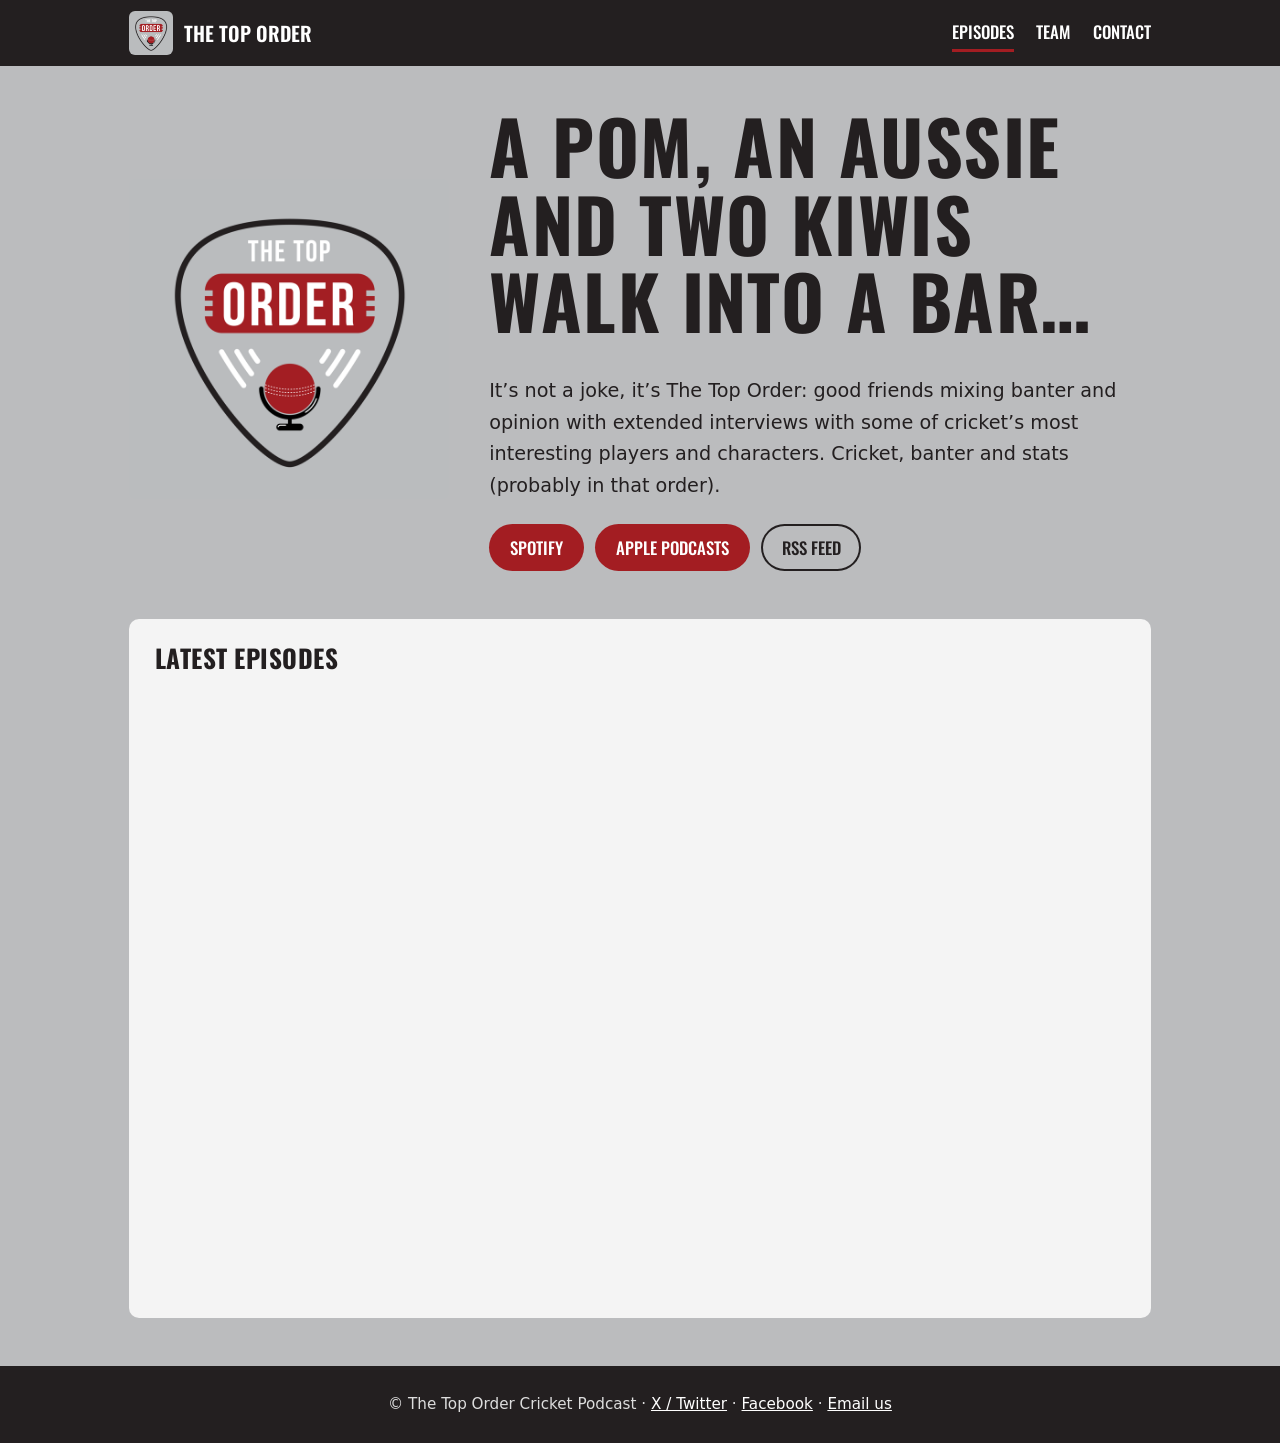
<file: index.html>
<!DOCTYPE html>
<html lang="en"><head><meta charset="utf-8"><meta name="viewport" content="width=device-width,initial-scale=1">
<title>The Top Order Cricket Podcast</title>
<meta name="description" content="The Top Order: a cricket podcast with a Pom, an Aussie and two Kiwis. News, opinion, stats and interviews with the greats of the game.">
<meta property="og:title" content="The Top Order Cricket Podcast"><meta property="og:image" content="/assets/logo.png">
<link rel="icon" href="/assets/favicon.png">
<link rel="preconnect" href="https://fonts.googleapis.com"><link rel="preconnect" href="https://fonts.gstatic.com" crossorigin>
<link href="https://fonts.googleapis.com/css2?family=Oswald:wght@500;600&display=swap" rel="stylesheet">
<link rel="stylesheet" href="/style.css"></head><body>
<header><div class="bar"><a class="brand" href="/"><img src="/assets/logo.png" alt="">The Top Order</a><nav><a href="/" aria-current="page">Episodes</a><a href="/team">Team</a><a href="/contact">Contact</a></nav></div></header>
<main>
<section class="hero"><img src="/assets/logo.png" alt="The Top Order Cricket Podcast logo: a cricket ball in a microphone"><div>
<h1>A Pom, an Aussie and two Kiwis walk into a bar&hellip;</h1>
<p>It&rsquo;s not a joke, it&rsquo;s The Top Order: good friends mixing banter and opinion with extended interviews with some of cricket&rsquo;s most interesting players and characters. Cricket, banter and stats (probably in that order).</p><div class="btns"><a class="btn" href="https://open.spotify.com/show/6ursVW5xkXHIpeN72DyksO">Spotify</a><a class="btn" href="https://podcasts.apple.com/nz/podcast/the-top-order-cricket-podcast/id1476819288">Apple Podcasts</a><a class="btn alt" href="http://feeds.megaphone.fm/COMG8833520899">RSS feed</a></div></div></section>
<section class="panel"><h2>Latest episodes</h2>
<iframe src="https://playlist.megaphone.fm/?p=COMG8833520899&amp;light=true" title="The Top Order episodes" allow="autoplay *; encrypted-media *; clipboard-write" loading="lazy"></iframe></section></main>
<footer>&copy; The Top Order Cricket Podcast &middot; <a href="https://twitter.com/Toporderpod">X / Twitter</a> &middot; <a href="https://www.facebook.com/Toporderpod">Facebook</a> &middot; <a href="mailto:thetoporderpodcast@gmail.com">Email us</a></footer>
</body></html>
</file>
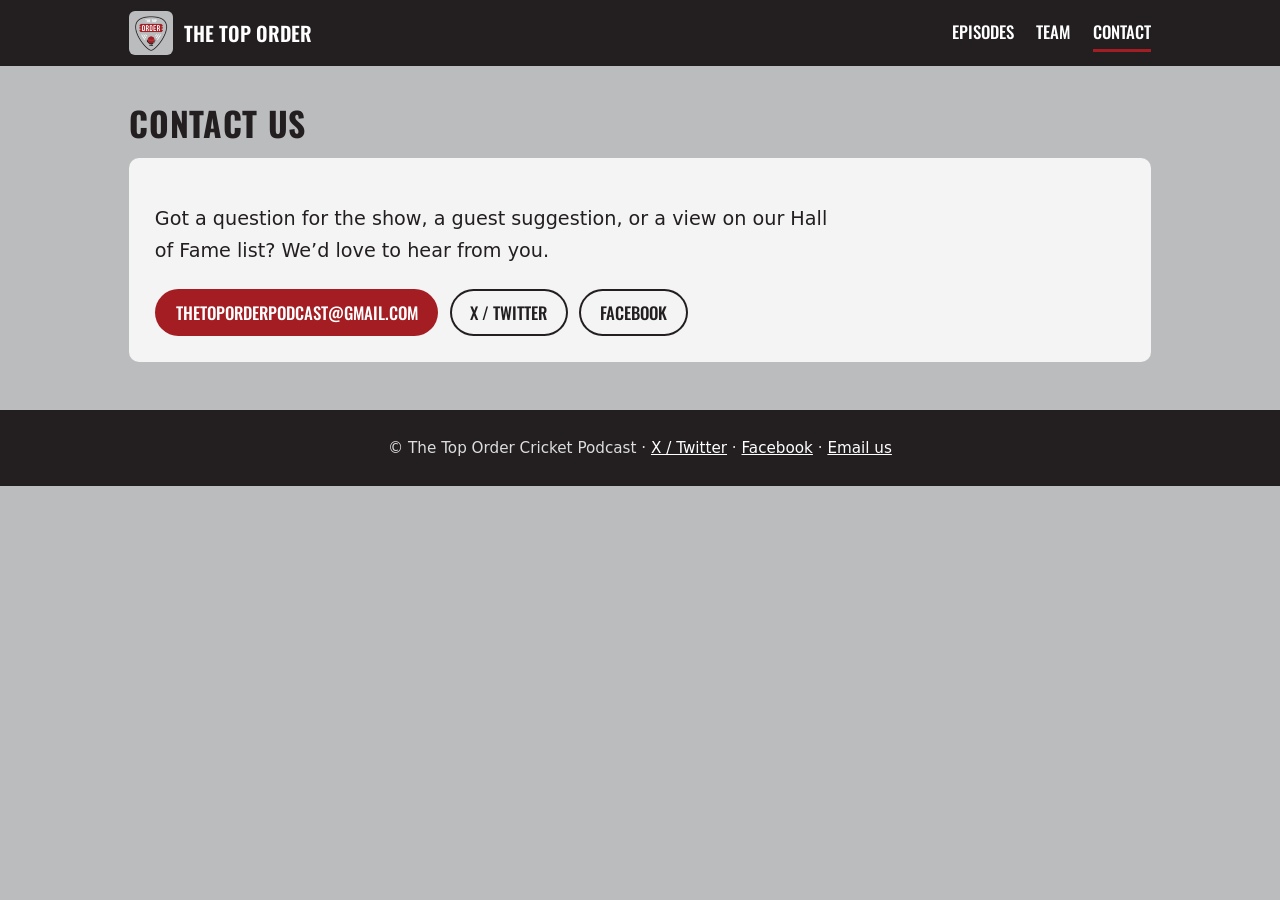
<file: contact.html>
<!DOCTYPE html>
<html lang="en"><head><meta charset="utf-8"><meta name="viewport" content="width=device-width,initial-scale=1">
<title>Contact | The Top Order Cricket Podcast</title>
<meta name="description" content="The Top Order: a cricket podcast with a Pom, an Aussie and two Kiwis. News, opinion, stats and interviews with the greats of the game.">
<meta property="og:title" content="The Top Order Cricket Podcast"><meta property="og:image" content="/assets/logo.png">
<link rel="icon" href="/assets/favicon.png">
<link rel="preconnect" href="https://fonts.googleapis.com"><link rel="preconnect" href="https://fonts.gstatic.com" crossorigin>
<link href="https://fonts.googleapis.com/css2?family=Oswald:wght@500;600&display=swap" rel="stylesheet">
<link rel="stylesheet" href="/style.css"></head><body>
<header><div class="bar"><a class="brand" href="/"><img src="/assets/logo.png" alt="">The Top Order</a><nav><a href="/">Episodes</a><a href="/team">Team</a><a href="/contact" aria-current="page">Contact</a></nav></div></header>
<main><h1>Contact us</h1><div class="panel"><p class="lead">Got a question for the show, a guest suggestion, or a view on our Hall of Fame list? We&rsquo;d love to hear from you.</p>
<div class="btns"><a class="btn" href="mailto:thetoporderpodcast@gmail.com">thetoporderpodcast@gmail.com</a><a class="btn alt" href="https://twitter.com/Toporderpod">X / Twitter</a><a class="btn alt" href="https://www.facebook.com/Toporderpod">Facebook</a></div></div></main>
<footer>&copy; The Top Order Cricket Podcast &middot; <a href="https://twitter.com/Toporderpod">X / Twitter</a> &middot; <a href="https://www.facebook.com/Toporderpod">Facebook</a> &middot; <a href="mailto:thetoporderpodcast@gmail.com">Email us</a></footer>
</body></html>
</file>
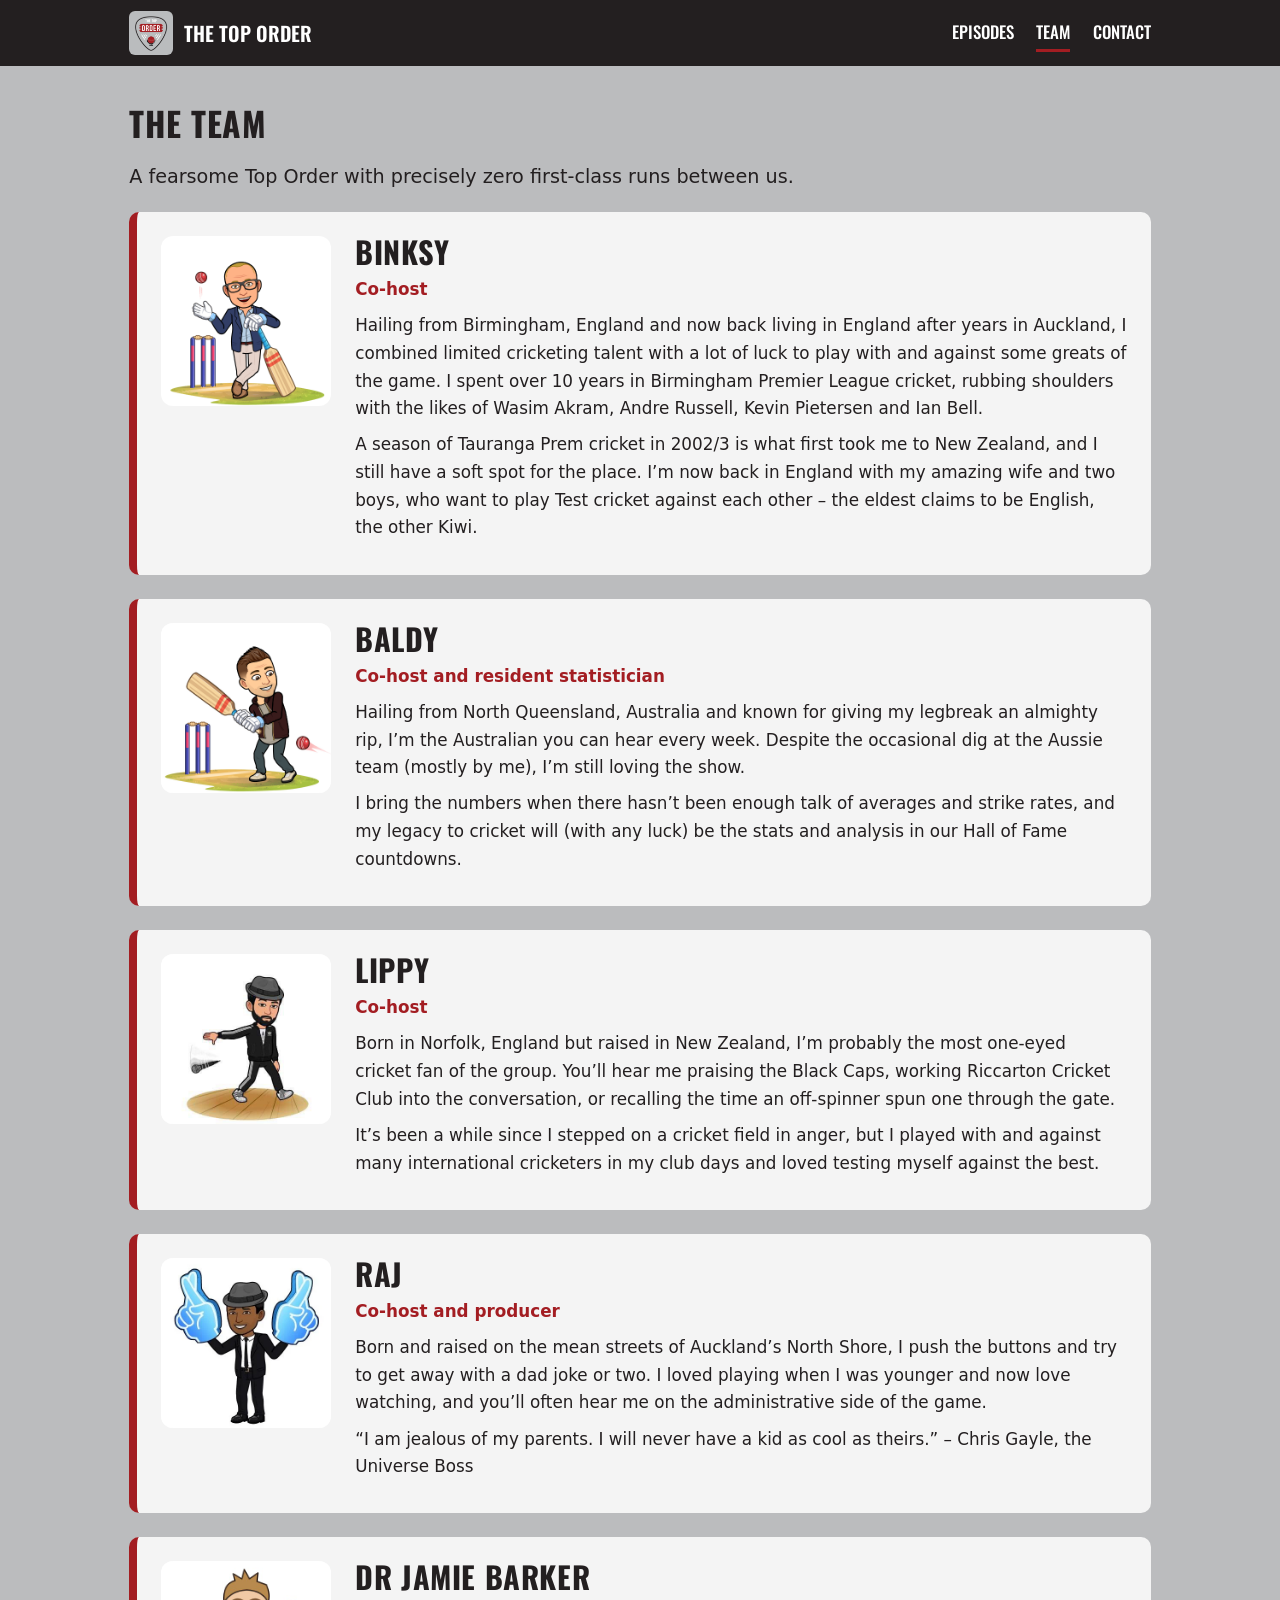
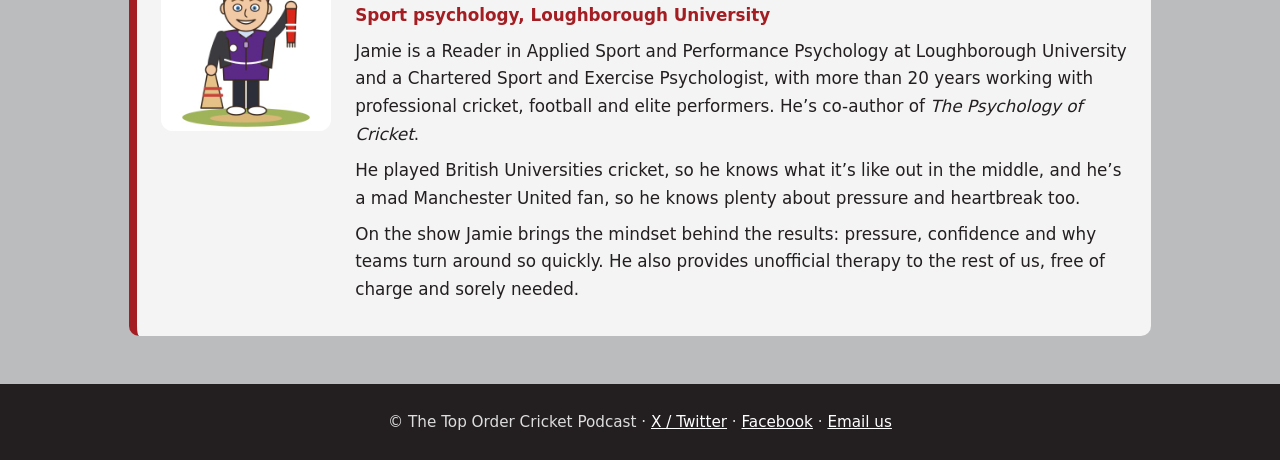
<file: team.html>
<!DOCTYPE html>
<html lang="en"><head><meta charset="utf-8"><meta name="viewport" content="width=device-width,initial-scale=1">
<title>The Team | The Top Order Cricket Podcast</title>
<meta name="description" content="The Top Order: a cricket podcast with a Pom, an Aussie and two Kiwis. News, opinion, stats and interviews with the greats of the game.">
<meta property="og:title" content="The Top Order Cricket Podcast"><meta property="og:image" content="/assets/logo.png">
<link rel="icon" href="/assets/favicon.png">
<link rel="preconnect" href="https://fonts.googleapis.com"><link rel="preconnect" href="https://fonts.gstatic.com" crossorigin>
<link href="https://fonts.googleapis.com/css2?family=Oswald:wght@500;600&display=swap" rel="stylesheet">
<link rel="stylesheet" href="/style.css"></head><body>
<header><div class="bar"><a class="brand" href="/"><img src="/assets/logo.png" alt="">The Top Order</a><nav><a href="/">Episodes</a><a href="/team" aria-current="page">Team</a><a href="/contact">Contact</a></nav></div></header>
<main><h1>The team</h1><p class="lead">A fearsome Top Order with precisely zero first-class runs between us.</p><div class="team"><article class="member"><div class="photo" aria-hidden="true">B<img src="/assets/team/binksy.jpg" alt="" onerror="this.remove()"></div><div><h2>Binksy</h2><p class="role">Co-host</p><p>Hailing from Birmingham, England and now back living in England after years in Auckland, I combined limited cricketing talent with a lot of luck to play with and against some greats of the game. I spent over 10 years in Birmingham Premier League cricket, rubbing shoulders with the likes of Wasim Akram, Andre Russell, Kevin Pietersen and Ian Bell.</p><p>A season of Tauranga Prem cricket in 2002/3 is what first took me to New Zealand, and I still have a soft spot for the place. I&rsquo;m now back in England with my amazing wife and two boys, who want to play Test cricket against each other &ndash; the eldest claims to be English, the other Kiwi.</p></div></article><article class="member"><div class="photo" aria-hidden="true">B<img src="/assets/team/baldy.jpg" alt="" onerror="this.remove()"></div><div><h2>Baldy</h2><p class="role">Co-host and resident statistician</p><p>Hailing from North Queensland, Australia and known for giving my legbreak an almighty rip, I&rsquo;m the Australian you can hear every week. Despite the occasional dig at the Aussie team (mostly by me), I&rsquo;m still loving the show.</p><p>I bring the numbers when there hasn&rsquo;t been enough talk of averages and strike rates, and my legacy to cricket will (with any luck) be the stats and analysis in our Hall of Fame countdowns.</p></div></article><article class="member"><div class="photo" aria-hidden="true">L<img src="/assets/team/lippy.jpg" alt="" onerror="this.remove()"></div><div><h2>Lippy</h2><p class="role">Co-host</p><p>Born in Norfolk, England but raised in New Zealand, I&rsquo;m probably the most one-eyed cricket fan of the group. You&rsquo;ll hear me praising the Black Caps, working Riccarton Cricket Club into the conversation, or recalling the time an off-spinner spun one through the gate.</p><p>It&rsquo;s been a while since I stepped on a cricket field in anger, but I played with and against many international cricketers in my club days and loved testing myself against the best.</p></div></article><article class="member"><div class="photo" aria-hidden="true">R<img src="/assets/team/raj.jpg" alt="" onerror="this.remove()"></div><div><h2>Raj</h2><p class="role">Co-host and producer</p><p>Born and raised on the mean streets of Auckland&rsquo;s North Shore, I push the buttons and try to get away with a dad joke or two. I loved playing when I was younger and now love watching, and you&rsquo;ll often hear me on the administrative side of the game.</p><p>&ldquo;I am jealous of my parents. I will never have a kid as cool as theirs.&rdquo; &ndash; Chris Gayle, the Universe Boss</p></div></article><article class="member"><div class="photo" aria-hidden="true">J<img src="/assets/team/jamie.jpg" alt="" onerror="this.remove()"></div><div><h2>Dr Jamie Barker</h2><p class="role">Sport psychology, Loughborough University</p><p>Jamie is a Reader in Applied Sport and Performance Psychology at Loughborough University and a Chartered Sport and Exercise Psychologist, with more than 20 years working with professional cricket, football and elite performers. He&rsquo;s co-author of <em>The Psychology of Cricket</em>.</p><p>He played British Universities cricket, so he knows what it&rsquo;s like out in the middle, and he&rsquo;s a mad Manchester United fan, so he knows plenty about pressure and heartbreak too.</p><p>On the show Jamie brings the mindset behind the results: pressure, confidence and why teams turn around so quickly. He also provides unofficial therapy to the rest of us, free of charge and sorely needed.</p></div></article></div></main>
<footer>&copy; The Top Order Cricket Podcast &middot; <a href="https://twitter.com/Toporderpod">X / Twitter</a> &middot; <a href="https://www.facebook.com/Toporderpod">Facebook</a> &middot; <a href="mailto:thetoporderpodcast@gmail.com">Email us</a></footer>
</body></html>
</file>
<file: style.css>
:root{--grey:#bbbcbe;--ink:#231f20;--red:#a31d22;--paper:#f4f4f4;--font:"Oswald","Arial Narrow",Arial,sans-serif;--body:system-ui,-apple-system,"Segoe UI",Roboto,Arial,sans-serif}
*{box-sizing:border-box}html{scroll-behavior:smooth}
body{margin:0;background:var(--grey);color:var(--ink);font:1.05rem/1.65 var(--body)}
a{color:var(--red)}a:focus-visible,button:focus-visible{outline:3px solid var(--ink);outline-offset:3px}
h1,h2,h3{font-family:var(--font);text-transform:uppercase;letter-spacing:.02em;line-height:1.05;margin:0 0 .5em}
header{background:var(--ink);color:#fff}
.bar{max-width:1060px;margin:auto;padding:.7rem 1.2rem;display:flex;align-items:center;justify-content:space-between;gap:1rem;flex-wrap:wrap}
.brand{display:flex;align-items:center;gap:.7rem;color:#fff;text-decoration:none;font:600 1.25rem var(--font);text-transform:uppercase}
.brand img{width:44px;height:44px;border-radius:6px}
nav a{color:#fff;text-decoration:none;font:500 1.05rem var(--font);text-transform:uppercase;margin-left:1.4rem;padding:.3rem 0;border-bottom:3px solid transparent}
nav a:hover,nav a[aria-current]{border-color:var(--red)}
main{max-width:1060px;margin:auto;padding:2.5rem 1.2rem 3rem}
.hero{display:grid;grid-template-columns:minmax(0,320px) 1fr;gap:2.5rem;align-items:center;margin-bottom:3rem}
.hero img{width:100%;height:auto;border-radius:8px}
.hero h1{font-size:clamp(2.6rem,7vw,4.6rem)}
.hero p{font-size:1.2rem;max-width:34em}
.btns{display:flex;flex-wrap:wrap;gap:.7rem;margin-top:1.4rem}
.btn{display:inline-block;background:var(--red);color:#fff;text-decoration:none;font:500 1.05rem var(--font);text-transform:uppercase;padding:.7rem 1.3rem;border-radius:999px}
.btn:hover{background:var(--ink)}.btn.alt{background:transparent;color:var(--ink);box-shadow:inset 0 0 0 2px var(--ink)}.btn.alt:hover{background:var(--ink);color:#fff}
.panel{background:var(--paper);border-radius:10px;padding:1.6rem}
.panel iframe{width:100%;height:600px;border:0;border-radius:6px}
.team{display:grid;gap:1.5rem}
.member{display:grid;grid-template-columns:170px 1fr;gap:1.5rem;background:var(--paper);border-radius:10px;padding:1.5rem;border-left:8px solid var(--red)}
.photo{position:relative;width:170px;height:170px;border-radius:12px;background:#fff;color:var(--ink);display:grid;place-items:center;font:600 2.6rem var(--font);overflow:hidden}
.photo img{position:absolute;inset:0;width:100%;height:100%;object-fit:contain}
.member h2{font-size:1.9rem;margin-bottom:.1em}.role{margin:0 0 .8rem;color:var(--red);font-weight:600}.member p{margin:.5em 0}
.lead{font-size:1.2rem;max-width:36em}
footer{background:var(--ink);color:#ddd;text-align:center;padding:1.6rem 1.2rem;font-size:.95rem}footer a{color:#fff}
@media(max-width:700px){.hero{grid-template-columns:1fr}.hero img{max-width:240px}.member{grid-template-columns:1fr}nav a{margin:0 1rem 0 0}}
</file>
